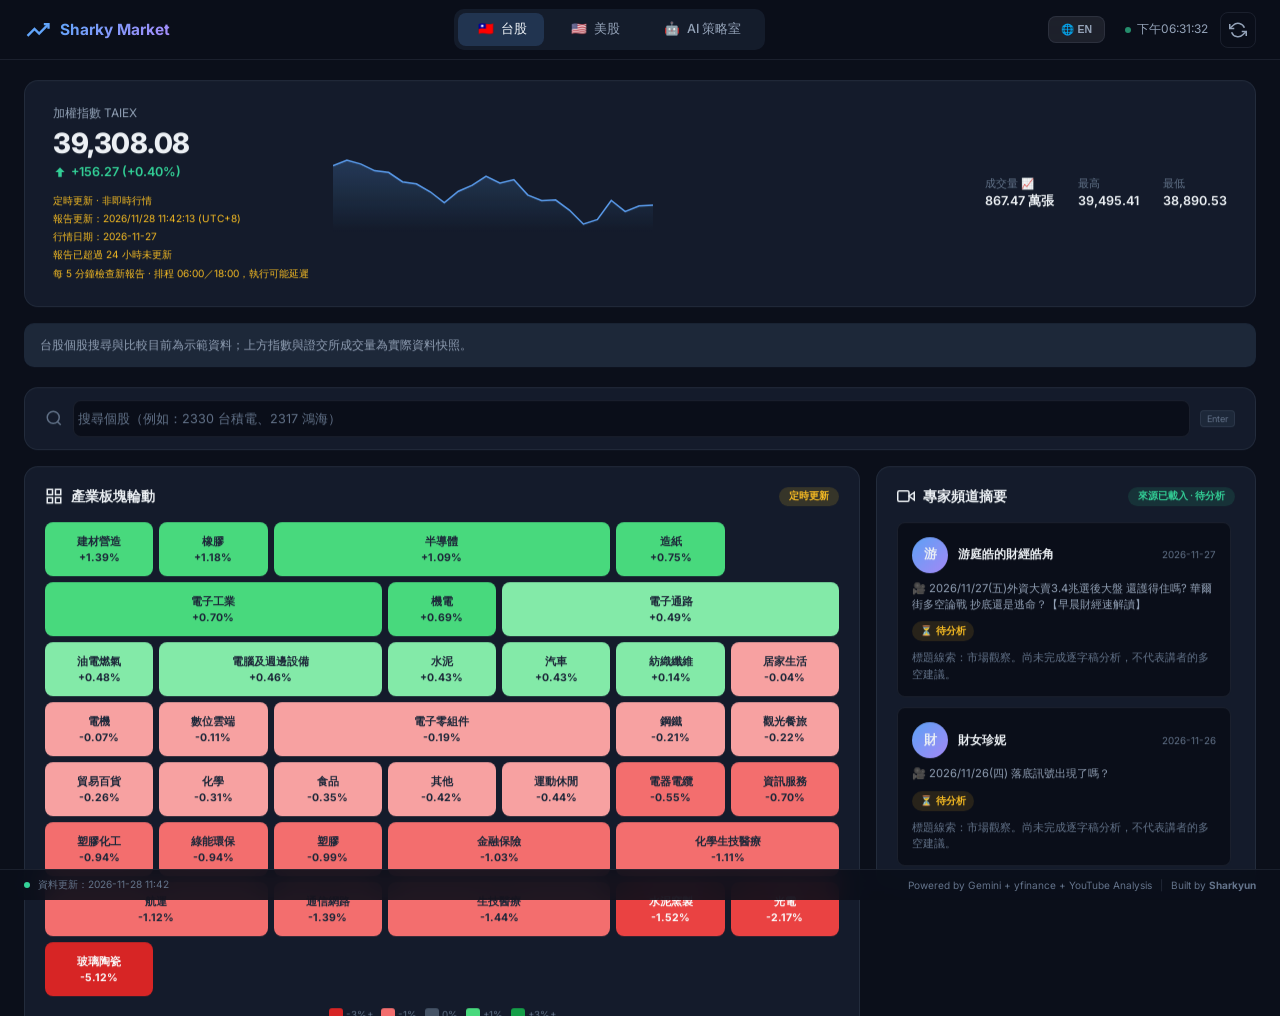
<file: index.html>
<!DOCTYPE html>
<html>
<head>
  <meta http-equiv="refresh" content="0; url=dashboard/" />
  <title>Redirecting to Dashboard...</title>
</head>
<body>
  <p>If you are not redirected automatically, <a href="dashboard/">click here</a>.</p>
</body>
</html>
</file>
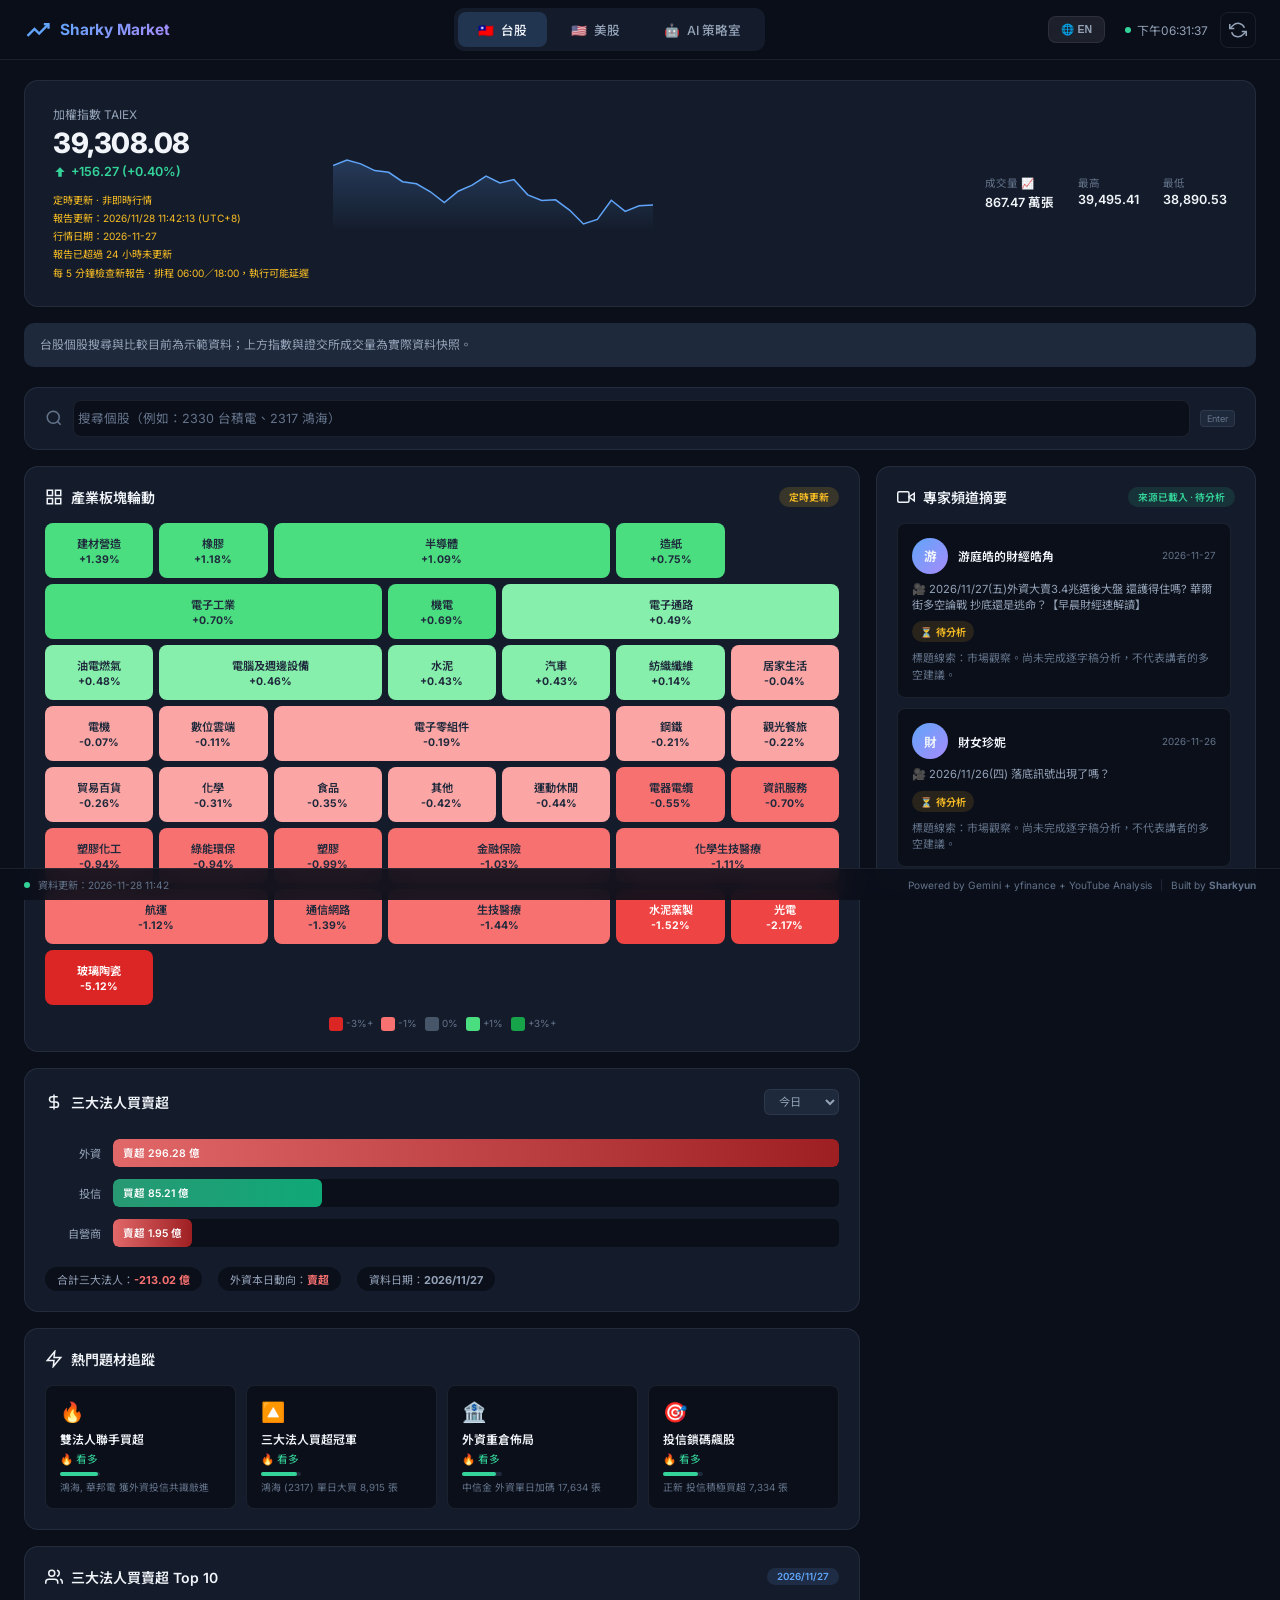
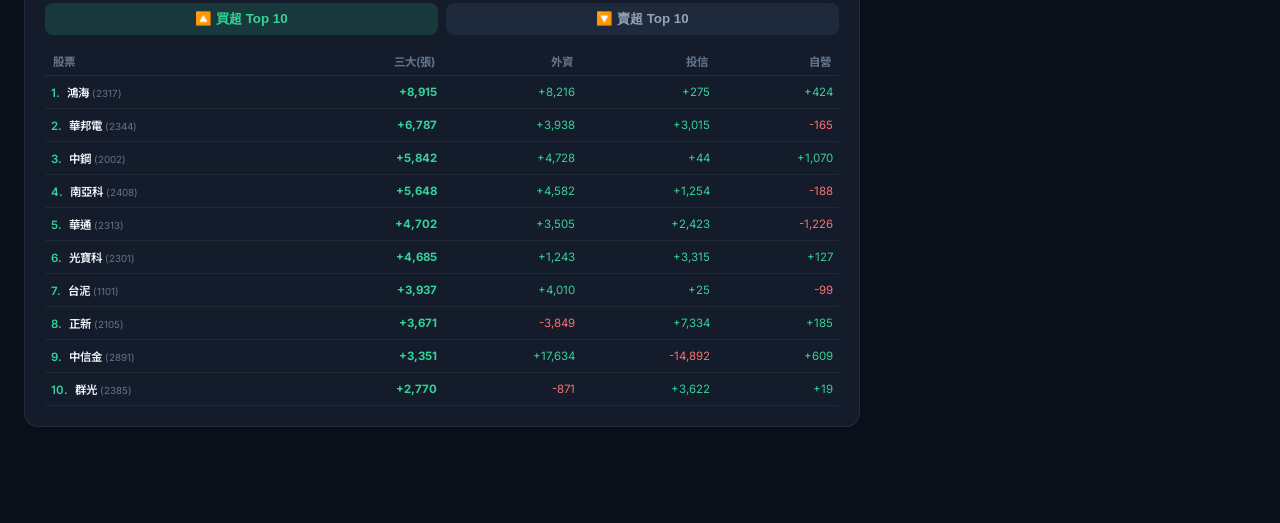
<file: dashboard/index.html>
<!DOCTYPE html>
<html lang="zh-TW">

<head>
  <meta charset="UTF-8" />
  <meta name="viewport" content="width=device-width, initial-scale=1.0" />
  <title>Market Insights Dashboard — 市場洞察儀表板</title>
  <meta name="description" content="整合台股美股的多頻道財經分析儀表板，提供板塊輪動、資金流向、熱門題材等深度市場洞察。" />
  <link rel="preconnect" href="https://fonts.googleapis.com" />
  <link rel="preconnect" href="https://fonts.gstatic.com" crossorigin />
  <link
    href="https://fonts.googleapis.com/css2?family=Inter:wght@300;400;500;600;700;800&family=Noto+Sans+TC:wght@300;400;500;600;700&display=swap"
    rel="stylesheet" />
  <link rel="stylesheet" href="styles.css" />
</head>

<body>

  <!-- ═══════════════════════════════════════════ -->
  <!-- Top Bar                                     -->
  <!-- ═══════════════════════════════════════════ -->
  <header class="topbar" id="topbar">
    <div class="topbar-left">
      <div class="logo">
        <svg width="28" height="28" viewBox="0 0 24 24" fill="none" stroke="url(#logoGrad)" stroke-width="2">
          <defs>
            <linearGradient id="logoGrad" x1="0" y1="0" x2="24" y2="24">
              <stop offset="0%" stop-color="#60a5fa" />
              <stop offset="100%" stop-color="#a78bfa" />
            </linearGradient>
          </defs>
          <path d="M3 17l6-6 4 4 8-8" />
          <path d="M17 7h4v4" />
        </svg>
        <span class="logo-text">Sharky Market</span>
      </div>
    </div>
    <nav class="tab-nav" id="tab-nav">
      <button class="tab-btn active" data-tab="tw" id="tab-tw">
        <span class="tab-flag">🇹🇼</span> <span data-i18n="tw_stocks">台股</span>
      </button>
      <button class="tab-btn" data-tab="us" id="tab-us">
        <span class="tab-flag">🇺🇸</span> <span data-i18n="us_stocks">美股</span>
      </button>
      <button class="tab-btn" data-tab="overview" id="tab-overview">
        <span class="tab-flag">🤖</span> <span data-i18n="ai_strategy">AI 策略室</span>
      </button>
      <div class="tab-indicator" id="tab-indicator"></div>
    </nav>
    <div class="topbar-right">
      <button class="btn-lang" id="btn-lang" title="切換語言 / Switch Language">🌐 EN</button>
      <div class="market-clock" id="market-clock">
        <span class="clock-dot"></span>
        <span id="clock-time">--:--</span>
      </div>
      <button class="btn-refresh" id="btn-refresh" title="重新整理" data-i18n-title="refresh">
        <svg width="18" height="18" viewBox="0 0 24 24" fill="none" stroke="currentColor" stroke-width="2">
          <path d="M1 4v6h6" />
          <path d="M23 20v-6h-6" />
          <path d="M20.49 9A9 9 0 0 0 5.64 5.64L1 10m22 4l-4.64 4.36A9 9 0 0 1 3.51 15" />
        </svg>
      </button>
    </div>
  </header>

  <!-- ═══════════════════════════════════════════ -->
  <!-- Main Content                                -->
  <!-- ═══════════════════════════════════════════ -->
  <main class="main-content" id="main-content">

    <!-- ─── Global Watchlist ─── -->
    <section class="watchlist-section" id="watchlist-section" style="display:none; margin-bottom:20px;">
      <h2 style="font-size:1rem; font-weight:700; margin-bottom:12px; display:flex; align-items:center; gap:8px;">
        <svg width="18" height="18" viewBox="0 0 24 24" fill="none" stroke="#fbbf24" stroke-width="2">
          <polygon
            points="12 2 15.09 8.26 22 9.27 17 14.14 18.18 21.02 12 17.77 5.82 21.02 7 14.14 2 9.27 8.91 8.26 12 2" />
        </svg>
        我的自選股 (Watchlist)
      </h2>
      <div class="watchlist-grid" id="watchlist-grid"
        style="display:flex; gap:12px; overflow-x:auto; padding-bottom:8px; scrollbar-width:thin;">
        <!-- Generated by JS -->
      </div>
    </section>

    <!-- ─── Taiwan Stocks Tab ─── -->
    <section class="tab-panel active" id="panel-tw">

      <!-- Index Banner -->
      <div class="index-banner glass-card">
        <div class="index-info">
          <div class="index-label">加權指數 TAIEX</div>
          <div class="index-price" id="tw-index-price">—</div>
          <div class="index-change" id="tw-index-change">—</div>
          <div class="market-freshness" id="tw-data-status" role="status">定時更新 · 正在讀取報告…</div>
        </div>
        <div class="index-chart-wrap">
          <canvas id="tw-index-chart" width="320" height="80"></canvas>
        </div>
        <div class="index-meta">
          <div class="meta-item" id="btn-show-volume" style="cursor:pointer; position:relative;" title="點擊查看歷史成交量">
            <span class="meta-label">成交量 📈</span><span class="meta-val" id="tw-volume">--</span>
          </div>
          <div class="meta-item"><span class="meta-label">最高</span><span class="meta-val" id="tw-high">--</span></div>
          <div class="meta-item"><span class="meta-label">最低</span><span class="meta-val" id="tw-low">--</span></div>
        </div>
      </div>

      <p class="strategy-note">台股個股搜尋與比較目前為示範資料；上方指數與證交所成交量為實際資料快照。</p>
      <!-- Stock Search -->
      <div class="stock-search-wrap glass-card">
        <div class="search-box">
          <svg class="search-icon" width="18" height="18" viewBox="0 0 24 24" fill="none" stroke="currentColor"
            stroke-width="2">
            <circle cx="11" cy="11" r="8" />
            <line x1="21" y1="21" x2="16.65" y2="16.65" />
          </svg>
          <input type="text" id="tw-stock-search" class="search-input" placeholder="搜尋個股（例如：2330 台積電、2317 鴻海）"
            autocomplete="off" />
          <kbd class="search-kbd">Enter</kbd>
        </div>
        <div class="search-suggestions" id="tw-search-suggestions"></div>
      </div>

      <!-- Two-column layout -->
      <div class="grid-2col">

        <!-- Left Column -->
        <div class="col-left">

          <!-- Sector Rotation Heatmap -->
          <div class="glass-card">
            <div class="card-header">
              <h2 class="card-title">
                <svg width="18" height="18" viewBox="0 0 24 24" fill="none" stroke="currentColor" stroke-width="2">
                  <rect x="3" y="3" width="7" height="7" />
                  <rect x="14" y="3" width="7" height="7" />
                  <rect x="3" y="14" width="7" height="7" />
                  <rect x="14" y="14" width="7" height="7" />
                </svg>
                產業板塊輪動
              </h2>
              <div class="card-badge">定時更新</div>
            </div>
            <div class="heatmap-container" id="tw-heatmap">
              <!-- Generated by JS -->
            </div>
            <div class="heatmap-legend">
              <span class="hl-item"><span class="hl-box hl-neg-3"></span>-3%+</span>
              <span class="hl-item"><span class="hl-box hl-neg-1"></span>-1%</span>
              <span class="hl-item"><span class="hl-box hl-zero"></span>0%</span>
              <span class="hl-item"><span class="hl-box hl-pos-1"></span>+1%</span>
              <span class="hl-item"><span class="hl-box hl-pos-3"></span>+3%+</span>
            </div>
          </div>

          <!-- Capital Flow -->
          <div class="glass-card">
            <div class="card-header">
              <h2 class="card-title">
                <svg width="18" height="18" viewBox="0 0 24 24" fill="none" stroke="currentColor" stroke-width="2">
                  <path d="M12 2v20M17 5H9.5a3.5 3.5 0 0 0 0 7h5a3.5 3.5 0 0 1 0 7H6" />
                </svg>
                三大法人買賣超
              </h2>
              <select class="card-select" id="tw-flow-period">
                <option value="today">今日</option>
                <option value="week">近一週</option>
                <option value="month">近一月</option>
              </select>
            </div>
            <div class="capital-flow-chart">
              <div class="flow-bars" id="tw-flow-bars">
                <!-- Generated by JS -->
              </div>
            </div>
            <div class="flow-summary" id="tw-flow-summary">
              <!-- Generated by JS -->
            </div>
          </div>

          <!-- Hot Topics -->
          <div class="glass-card">
            <div class="card-header">
              <h2 class="card-title">
                <svg width="18" height="18" viewBox="0 0 24 24" fill="none" stroke="currentColor" stroke-width="2">
                  <path d="M13 2L3 14h9l-1 8 10-12h-9l1-8z" />
                </svg>
                熱門題材追蹤
              </h2>
            </div>
            <div class="topics-grid" id="tw-topics">
              <!-- Generated by JS -->
            </div>
          </div>

          <!-- Institutional Top 10 Buy/Sell -->
          <div class="glass-card" style="margin-top:16px;">
            <div class="card-header">
              <h2 class="card-title">
                <svg width="18" height="18" viewBox="0 0 24 24" fill="none" stroke="currentColor" stroke-width="2">
                  <path d="M17 21v-2a4 4 0 0 0-4-4H5a4 4 0 0 0-4 4v2"/><circle cx="9" cy="7" r="4"/>
                  <path d="M23 21v-2a4 4 0 0 0-3-3.87"/><path d="M16 3.13a4 4 0 0 1 0 7.75"/>
                </svg>
                三大法人買賣超 Top 10
              </h2>
              <div class="card-badge blue" id="institutional-date">--</div>
            </div>
            <!-- Toggle tabs -->
            <div style="display:flex; gap:8px; margin-bottom:12px;">
              <button id="btn-inst-buy" onclick="showInstTab('buy')"
                style="flex:1; padding:7px; border-radius:8px; border:none; background:rgba(52,211,153,0.15); color:#34d399; font-weight:600; cursor:pointer;">
                🔼 買超 Top 10
              </button>
              <button id="btn-inst-sell" onclick="showInstTab('sell')"
                style="flex:1; padding:7px; border-radius:8px; border:none; background:var(--bg3); color:var(--text2); font-weight:600; cursor:pointer;">
                🔽 賣超 Top 10
              </button>
            </div>
            <div id="inst-table-wrap" style="overflow-x:auto;">
              <table style="width:100%; border-collapse:collapse; font-size:0.82rem;">
                <thead>
                  <tr style="color:var(--text3); border-bottom:1px solid var(--glass-border);">
                    <th style="padding:6px 8px; text-align:left;">股票</th>
                    <th style="padding:6px 8px; text-align:right;">三大(張)</th>
                    <th style="padding:6px 8px; text-align:right;">外資</th>
                    <th style="padding:6px 8px; text-align:right;">投信</th>
                    <th style="padding:6px 8px; text-align:right;">自營</th>
                  </tr>
                </thead>
                <tbody id="inst-table-body">
                  <tr><td colspan="5" style="padding:16px; text-align:center; color:var(--text3);">載入中...</td></tr>
                </tbody>
              </table>
            </div>
          </div>
        </div>

        <!-- Right Column: YouTube Channel Summaries -->
        <div class="col-right">
          <div class="glass-card channel-panel">
            <div class="card-header">
              <h2 class="card-title">
                <svg width="18" height="18" viewBox="0 0 24 24" fill="none" stroke="currentColor" stroke-width="2">
                  <polygon points="23 7 16 12 23 17 23 7" />
                  <rect x="1" y="5" width="15" height="14" rx="2" ry="2" />
                </svg>
                頻道分析摘要
              </h2>
              <div class="card-badge green">已更新</div>
            </div>
            <div class="channel-list" id="tw-channels">
              <!-- Generated by JS -->
            </div>
          </div>
        </div>
      </div>
    </section>

    <!-- ─── US Stocks Tab ─── -->
    <section class="tab-panel" id="panel-us">
      <p id="us-data-status" class="strategy-note">定時資料快照 · 正在載入</p>

      <!-- US Major Indices -->
      <div class="indices-row">
        <div class="index-card glass-card" id="us-sp500">
          <div class="idx-name">S&P 500</div>
          <div class="idx-price">—</div>
          <div class="idx-change positive">—</div>
          <canvas class="idx-spark" width="120" height="40"></canvas>
        </div>
        <div class="index-card glass-card" id="us-nasdaq">
          <div class="idx-name">NASDAQ</div>
          <div class="idx-price">—</div>
          <div class="idx-change positive">—</div>
          <canvas class="idx-spark" width="120" height="40"></canvas>
        </div>
        <div class="index-card glass-card" id="us-dow">
          <div class="idx-name">DOW JONES</div>
          <div class="idx-price">—</div>
          <div class="idx-change negative">—</div>
          <canvas class="idx-spark" width="120" height="40"></canvas>
        </div>
        <div class="index-card glass-card" id="us-vix">
          <div class="idx-name">VIX 恐慌指數</div>
          <div class="idx-price">—</div>
          <div class="idx-change negative">—</div>
          <canvas class="idx-spark" width="120" height="40"></canvas>
        </div>
      </div>

      <!-- Stock Search -->
      <div class="stock-search-wrap glass-card">
        <div class="search-box">
          <svg class="search-icon" width="18" height="18" viewBox="0 0 24 24" fill="none" stroke="currentColor"
            stroke-width="2">
            <circle cx="11" cy="11" r="8" />
            <line x1="21" y1="21" x2="16.65" y2="16.65" />
          </svg>
          <input type="text" id="us-stock-search" class="search-input"
            placeholder="Search stock (e.g. AAPL, NVDA, TSLA)" autocomplete="off" />
          <kbd class="search-kbd">Enter</kbd>
        </div>
        <div class="search-suggestions" id="us-search-suggestions"></div>
      </div>

      <div class="grid-2col">
        <div class="col-left">

          <!-- US Sector Performance -->
          <div class="glass-card">
            <div class="card-header">
              <h2 class="card-title" id="us-sectors-title">
                <svg width="18" height="18" viewBox="0 0 24 24" fill="none" stroke="currentColor" stroke-width="2">
                  <path d="M18 20V10" />
                  <path d="M12 20V4" />
                  <path d="M6 20v-6" />
                </svg>
                產業表現
              </h2>
            </div>
            <div class="sector-bars" id="us-sectors">
              <!-- Generated by JS -->
            </div>
          </div>

          <!-- Market volatility and publisher news -->
          <div class="glass-card">
            <h2 class="card-title" id="us-risk-title">波動風險 · VIX</h2>
            <div class="us-text-panel" id="us-risk"></div>
          </div>
          <div class="glass-card">
            <h2 class="card-title" id="us-news-title">市場新聞 · 原文來源</h2>
            <div class="us-text-panel" id="us-news"></div>
          </div>
        </div>

        <div class="col-right">

          <!-- Key Events Timeline -->
          <div class="glass-card">
            <div class="card-header">
              <h2 class="card-title" id="us-context-title">
                <svg width="18" height="18" viewBox="0 0 24 24" fill="none" stroke="currentColor" stroke-width="2">
                  <rect x="3" y="4" width="18" height="18" rx="2" ry="2" />
                  <line x1="16" y1="2" x2="16" y2="6" />
                  <line x1="8" y1="2" x2="8" y2="6" />
                  <line x1="3" y1="10" x2="21" y2="10" />
                </svg>
                選舉與行情觀察
              </h2>
            </div>
            <div class="events-timeline" id="us-context">
              <!-- Generated by JS -->
            </div>
          </div>

          <!-- US Channel Summaries -->
          <div class="glass-card channel-panel">
            <div class="card-header">
              <h2 class="card-title" id="us-channels-title">
                <svg width="18" height="18" viewBox="0 0 24 24" fill="none" stroke="currentColor" stroke-width="2">
                  <polygon points="23 7 16 12 23 17 23 7" />
                  <rect x="1" y="5" width="15" height="14" rx="2" ry="2" />
                </svg>
                美股頻道分析
              </h2>
              <div class="card-badge" id="us-channels-status">待接入</div>
            </div>
            <div class="channel-list" id="us-channels">
              <!-- Generated by JS -->
            </div>
          </div>
        </div>
      </div>
    </section>

    <!-- ─── Overview Tab ─── -->
    <section class="tab-panel" id="panel-overview">

      <div id="agent-strategy-room" aria-live="polite"></div>

      <details class="glass-card architecture-panel">
        <summary id="architecture-title">系統架構 · 原始設計圖</summary>
        <p id="architecture-note" class="strategy-note">原始設計藍圖，部分資料來源仍待接通。</p>
        <a href="assets/stock-market-agents-architecture.png" target="_blank" rel="noopener"><img src="assets/stock-market-agents-architecture.png" alt="Stock Market Agents：基本面與技術、專家觀點、情緒三路分析，交由 Fusion 整合" width="1067" height="629" loading="lazy" /></a>
      </details>

      <!-- ─── Technical Indicators Dashboard ─── -->
      <div class="glass-card" style="margin-top:20px;">
        <div class="card-header">
          <h2 class="card-title">
            <svg width="18" height="18" viewBox="0 0 24 24" fill="none" stroke="currentColor" stroke-width="2">
              <path d="M3 3v18h18" />
              <path d="M18 17V9" />
              <path d="M13 17V5" />
              <path d="M8 17v-3" />
            </svg>
            技術指標儀表板
          </h2>
          <div class="card-badge blue">yfinance</div>
        </div>
        <div id="tech-indicators-grid"
          style="display:grid; grid-template-columns: repeat(auto-fit, minmax(280px, 1fr)); gap:16px; padding:4px 0;">
          <!-- Generated by JS -->
        </div>
      </div>

      <!-- ─── Risk Dashboard ─── -->
      <div class="glass-card" style="margin-top:20px;">
        <div class="card-header">
          <h2 class="card-title">
            <svg width="18" height="18" viewBox="0 0 24 24" fill="none" stroke="currentColor" stroke-width="2">
              <path d="M10.29 3.86L1.82 18a2 2 0 0 0 1.71 3h16.94a2 2 0 0 0 1.71-3L13.71 3.86a2 2 0 0 0-3.42 0z" />
              <line x1="12" y1="9" x2="12" y2="13" />
              <line x1="12" y1="17" x2="12.01" y2="17" />
            </svg>
            風險雷達
          </h2>
          <div class="card-badge amber">Risk Monitor</div>
        </div>
        <div id="risk-dashboard"
          style="display:grid; grid-template-columns: repeat(auto-fit, minmax(200px, 1fr)); gap:12px; padding:4px 0;">
          <!-- Generated by JS -->
        </div>
      </div>

    </section>

  </main>

  <!-- Status Bar -->
  <footer class="status-bar" id="status-bar">
    <div class="status-left">
      <span class="status-dot online"></span>
      <span>資料更新：<span id="last-update">2026-05-03 11:00</span></span>
    </div>
    <div class="status-right">
      <span>Powered by Gemini + yfinance + YouTube Analysis</span>
      <span class="status-divider">|</span>
      <span>Built by <strong>Sharkyun</strong></span>
    </div>
  </footer>

  <!-- ═══ Stock Detail Modal ═══ -->
  <div class="stock-modal-overlay" id="stock-modal-overlay">
    <div class="stock-modal" id="stock-modal">
      <button class="modal-close" id="modal-close">
        <svg width="20" height="20" viewBox="0 0 24 24" fill="none" stroke="currentColor" stroke-width="2">
          <line x1="18" y1="6" x2="6" y2="18" />
          <line x1="6" y1="6" x2="18" y2="18" />
        </svg>
      </button>

      <!-- Stock Header -->
      <div class="stock-header">
        <div class="stock-id-wrap">
          <span class="stock-ticker" id="modal-ticker">2330</span>
          <span class="stock-name" id="modal-name">台積電</span>
          <span class="stock-market-tag" id="modal-market">TWSE</span>
        </div>
        <div class="stock-price-wrap">
          <div class="stock-price" id="modal-price">985.00</div>
          <div class="stock-change positive" id="modal-change">▲ 15.00 (+1.55%)</div>
        </div>
      </div>

      <!-- Stock Chart -->
      <div class="stock-chart-section glass-card">
        <div class="card-header">
          <h2 class="card-title">📈 今日走勢</h2>
          <div class="chart-period-tabs">
            <button class="period-btn active">日</button>
            <button class="period-btn">週</button>
            <button class="period-btn">月</button>
          </div>
        </div>
        <canvas id="modal-chart" width="700" height="180"></canvas>
      </div>

      <div class="stock-detail-grid">
        <!-- Left: Price Info + Capital -->
        <div class="stock-detail-left">

          <!-- Key Metrics -->
          <div class="glass-card">
            <h3 class="card-title" style="margin-bottom:12px">📊 交易資訊</h3>
            <div class="metrics-grid" id="modal-metrics">
              <!-- JS generated -->
            </div>
          </div>

          <!-- Capital Flow for this stock -->
          <div class="glass-card">
            <h3 class="card-title" style="margin-bottom:12px">💰 個股資金流向</h3>
            <div class="stock-flow" id="modal-flow">
              <!-- JS generated -->
            </div>
          </div>
        </div>

        <!-- Right: Related Channel Discussions -->
        <div class="stock-detail-right">
          <div class="glass-card">
            <div class="card-header">
              <h3 class="card-title">🎙️ 專家 / 頻道討論</h3>
              <div class="card-badge green" id="modal-discussion-count">3 則相關</div>
            </div>
            <div class="stock-discussions" id="modal-discussions">
              <!-- JS generated -->
            </div>
            <div class="no-discussions" id="modal-no-discussions" style="display:none">
              <div class="no-disc-icon">🔍</div>
              <div class="no-disc-text">目前追蹤的頻道尚無討論此個股</div>
            </div>
          </div>
        </div>
      </div>
    </div>
  </div>

  <!-- ═══ Volume Detail Modal ═══ -->
  <div class="stock-modal-overlay" id="volume-modal-overlay" style="display:none; align-items:center; justify-content:center;">
    <div class="stock-modal" id="volume-modal" style="max-width:400px;">
      <button class="modal-close" id="volume-modal-close">
        <svg width="20" height="20" viewBox="0 0 24 24" fill="none" stroke="currentColor" stroke-width="2"><line x1="18" y1="6" x2="6" y2="18"/><line x1="6" y1="6" x2="18" y2="18"/></svg>
      </button>

      <div class="stock-header" style="margin-bottom:0;">
        <div class="stock-id-wrap">
          <span class="stock-name" style="font-size:1.2rem;">歷史成交量 (大盤)</span>
        </div>
      </div>

      <div class="stock-chart-section" style="padding-top:10px; max-height:400px; overflow-y:auto; scrollbar-width:thin;">
        <table style="width:100%; text-align:right; border-collapse: collapse; font-size: 0.9rem;">
          <thead style="position:sticky; top:0; background:var(--bg2);">
            <tr style="color:var(--text3); border-bottom:1px solid var(--glass-border);">
              <th style="padding:8px; text-align:left;">日期</th>
              <th style="padding:8px;">收盤指數</th>
              <th style="padding:8px;">成交量</th>
            </tr>
          </thead>
          <tbody id="volume-table-body" style="color:var(--text);">
            <!-- Generated by JS -->
          </tbody>
        </table>
      </div>
    </div>
  </div>

  <script src="us-panel.js"></script>
  <script src="strategy-room.js"></script>
  <script src="app.js?v=20261105-channels"></script>
  <script src="demo-stocks.js"></script>
  <script src="stock-search.js"></script>
</body>

</html>
</file>
<file: dashboard/styles.css>
/* ═══ Reset & Base ═══ */
*,*::before,*::after{box-sizing:border-box;margin:0;padding:0}
:root{
  --bg:#0b0f1a;--bg2:#111827;--bg3:#1e293b;
  --glass:rgba(30,41,59,.55);--glass-border:rgba(148,163,184,.12);
  --text:#f1f5f9;--text2:#94a3b8;--text3:#64748b;
  --blue:#60a5fa;--purple:#a78bfa;--green:#34d399;--red:#f87171;--amber:#fbbf24;--cyan:#22d3ee;
  --radius:14px;--radius-sm:8px;
}
html{font-size:14px;scroll-behavior:smooth}
body{font-family:'Inter','Noto Sans TC',sans-serif;background:var(--bg);color:var(--text);min-height:100vh;overflow-x:hidden}

/* ═══ Topbar ═══ */
.topbar{position:sticky;top:0;z-index:100;display:flex;align-items:center;justify-content:space-between;padding:0 24px;height:60px;background:rgba(11,15,26,.85);backdrop-filter:blur(20px);border-bottom:1px solid var(--glass-border)}
.topbar-left,.topbar-right{display:flex;align-items:center;gap:12px}
.logo{display:flex;align-items:center;gap:8px}
.logo-text{font-weight:700;font-size:1.1rem;background:linear-gradient(135deg,var(--blue),var(--purple));-webkit-background-clip:text;-webkit-text-fill-color:transparent}

/* Tabs */
.tab-nav{position:relative;display:flex;gap:4px;background:var(--glass);border-radius:10px;padding:4px}
.tab-btn{position:relative;z-index:1;border:none;background:transparent;color:var(--text2);font-family:inherit;font-size:.9rem;font-weight:500;padding:8px 20px;border-radius:8px;cursor:pointer;transition:color .25s}
.tab-btn.active{color:var(--text)}
.tab-btn:hover{color:var(--text)}
.tab-flag{margin-right:4px}
.tab-indicator{position:absolute;height:calc(100% - 8px);top:4px;left:4px;background:rgba(96,165,250,.18);border-radius:8px;transition:all .3s cubic-bezier(.4,0,.2,1);pointer-events:none}

/* Clock & Refresh */
.market-clock{display:flex;align-items:center;gap:6px;font-size:.85rem;color:var(--text2)}
.clock-dot{width:6px;height:6px;border-radius:50%;background:var(--green);animation:pulse 2s infinite}
@keyframes pulse{0%,100%{opacity:1}50%{opacity:.4}}
.btn-refresh{background:none;border:1px solid var(--glass-border);color:var(--text2);width:36px;height:36px;border-radius:8px;cursor:pointer;display:grid;place-items:center;transition:all .2s}
.btn-refresh:hover{color:var(--blue);border-color:var(--blue);transform:rotate(90deg)}

/* ═══ Main Content ═══ */
.main-content{max-width:1400px;margin:0 auto;padding:20px 24px 80px}
.tab-panel{display:none;animation:fadeIn .4s ease}
.tab-panel.active{display:block}
@keyframes fadeIn{from{opacity:0;transform:translateY(8px)}to{opacity:1;transform:none}}

/* ═══ Glass Card ═══ */
.glass-card{background:var(--glass);backdrop-filter:blur(12px);border:1px solid var(--glass-border);border-radius:var(--radius);padding:20px;margin-bottom:16px;transition:border-color .2s}
.glass-card:hover{border-color:rgba(96,165,250,.25)}
.card-header{display:flex;align-items:center;justify-content:space-between;margin-bottom:16px}
.card-title{display:flex;align-items:center;gap:8px;font-size:1rem;font-weight:600;color:var(--text)}
.card-badge{font-size:.7rem;padding:3px 10px;border-radius:20px;background:rgba(251,191,36,.15);color:var(--amber);font-weight:600}
.card-badge.green{background:rgba(52,211,153,.12);color:var(--green)}
.card-badge.blue{background:rgba(96,165,250,.12);color:var(--blue)}
.card-select{background:var(--bg3);border:1px solid var(--glass-border);color:var(--text2);font-size:.8rem;padding:4px 10px;border-radius:6px;cursor:pointer;font-family:inherit}

/* ═══ Index Banner ═══ */
.index-banner{display:flex;align-items:center;gap:24px;padding:24px 28px;flex-wrap:wrap}
.index-label{font-size:.85rem;color:var(--text2);margin-bottom:4px}
.index-price{font-size:2rem;font-weight:800;letter-spacing:-.5px}
.index-change{display:flex;align-items:center;gap:4px;font-size:.9rem;font-weight:600;margin-top:4px}
.index-change.positive{color:var(--green)}
.index-change.negative{color:var(--red)}
.index-chart-wrap{flex:1;min-width:200px}
.index-meta{display:flex;gap:24px;margin-left:auto}
.meta-item{display:flex;flex-direction:column;gap:2px}
.meta-label{font-size:.75rem;color:var(--text3)}
.meta-val{font-size:.9rem;font-weight:600}

/* ═══ Grid Layout ═══ */
.grid-2col{display:grid;grid-template-columns:1fr 380px;gap:16px}
@media(max-width:1024px){.grid-2col{grid-template-columns:1fr}}

/* ═══ Heatmap ═══ */
.heatmap-container{display:grid;grid-template-columns:repeat(auto-fill,minmax(100px,1fr));gap:6px}
.hm-cell{border-radius:var(--radius-sm);padding:12px 8px;text-align:center;cursor:pointer;transition:transform .15s,box-shadow .15s;position:relative;overflow:hidden}
.hm-cell:hover{transform:scale(1.04);box-shadow:0 4px 20px rgba(0,0,0,.3)}
.hm-name{font-size:.8rem;font-weight:600;margin-bottom:2px}
.hm-val{font-size:.75rem;font-weight:700}
.heatmap-legend{display:flex;align-items:center;gap:8px;margin-top:12px;justify-content:center}
.hl-item{display:flex;align-items:center;gap:3px;font-size:.7rem;color:var(--text3)}
.hl-box{width:14px;height:14px;border-radius:3px}
.hl-neg-3{background:#dc2626}.hl-neg-1{background:#f87171}.hl-zero{background:#475569}.hl-pos-1{background:#4ade80}.hl-pos-3{background:#16a34a}

/* ═══ Capital Flow ═══ */
.capital-flow-chart{padding:8px 0}
.flow-bars{display:flex;flex-direction:column;gap:12px}
.flow-row{display:flex;align-items:center;gap:12px}
.flow-label{width:56px;font-size:.8rem;color:var(--text2);text-align:right;flex-shrink:0}
.flow-bar-track{flex:1;height:28px;background:var(--bg);border-radius:6px;position:relative;overflow:hidden;display:flex;align-items:center}
.flow-bar-fill{height:100%;border-radius:6px;transition:width .6s cubic-bezier(.4,0,.2,1);display:flex;align-items:center;padding:0 10px;font-size:.75rem;font-weight:600;color:#fff;min-width:fit-content}
.flow-bar-fill.buy{background:linear-gradient(90deg,rgba(52,211,153,.7),rgba(16,185,129,.9))}
.flow-bar-fill.sell{background:linear-gradient(90deg,rgba(248,113,113,.9),rgba(220,38,38,.7))}
.flow-amount{font-size:.8rem;font-weight:600;margin-left:8px}
.flow-summary{display:flex;gap:16px;margin-top:12px;flex-wrap:wrap}
.flow-tag{font-size:.78rem;padding:4px 12px;border-radius:20px;background:var(--bg);color:var(--text2)}
.flow-tag .val{font-weight:700}
.flow-tag .val.pos{color:var(--green)}.flow-tag .val.neg{color:var(--red)}

/* ═══ Hot Topics ═══ */
.topics-grid{display:grid;grid-template-columns:repeat(auto-fill,minmax(160px,1fr));gap:10px}
.topic-card{background:var(--bg);border:1px solid var(--glass-border);border-radius:var(--radius-sm);padding:14px;cursor:pointer;transition:all .2s}
.topic-card:hover{border-color:var(--blue);transform:translateY(-2px)}
.topic-icon{font-size:1.4rem;margin-bottom:6px}
.topic-name{font-size:.85rem;font-weight:600;margin-bottom:4px}
.topic-sentiment{display:flex;align-items:center;gap:4px;font-size:.75rem}
.topic-sentiment.positive{color:var(--green)}
.topic-sentiment.negative{color:var(--red)}
.topic-sentiment.neutral{color:var(--amber)}
.topic-bar{width:40px;height:4px;border-radius:2px;background:var(--bg3)}
.topic-bar-fill{height:100%;border-radius:2px}

/* ═══ Channel Panel ═══ */
.channel-panel{max-height:calc(100vh - 180px);display:flex;flex-direction:column}
.channel-list{overflow-y:auto;flex:1;display:flex;flex-direction:column;gap:10px;padding-right:4px}
.channel-list::-webkit-scrollbar{width:4px}.channel-list::-webkit-scrollbar-thumb{background:var(--bg3);border-radius:4px}
.channel-item{background:var(--bg);border:1px solid var(--glass-border);border-radius:var(--radius-sm);padding:14px;cursor:pointer;transition:all .2s}
.channel-item:hover{border-color:var(--blue)}
.channel-top{display:flex;align-items:center;gap:10px;margin-bottom:8px}
.channel-avatar{width:36px;height:36px;border-radius:50%;background:linear-gradient(135deg,var(--blue),var(--purple));display:grid;place-items:center;font-size:.9rem;font-weight:700;flex-shrink:0}
.channel-name{font-size:.85rem;font-weight:600}
.channel-time{font-size:.7rem;color:var(--text3);margin-left:auto}
.channel-video-title{font-size:.8rem;color:var(--text2);margin-bottom:8px;line-height:1.4;display:-webkit-box;-webkit-line-clamp:2;-webkit-box-orient:vertical;overflow:hidden;text-decoration:none;transition:color .2s}
a.channel-video-title:hover{color:var(--blue);text-decoration:underline}
.channel-stance{display:inline-flex;align-items:center;gap:4px;font-size:.72rem;font-weight:600;padding:3px 8px;border-radius:12px}
.channel-stance.bull{background:rgba(52,211,153,.12);color:var(--green)}
.channel-stance.bear{background:rgba(248,113,113,.12);color:var(--red)}
.channel-stance.neutral{background:rgba(251,191,36,.12);color:var(--amber)}
.channel-summary{font-size:.78rem;color:var(--text3);line-height:1.5;margin-top:8px;display:-webkit-box;-webkit-line-clamp:3;-webkit-box-orient:vertical;overflow:hidden}

/* ═══ US - Indices Row ═══ */
.indices-row{display:grid;grid-template-columns:repeat(4,1fr);gap:12px;margin-bottom:16px}
@media(max-width:900px){.indices-row{grid-template-columns:repeat(2,1fr)}}
.index-card{text-align:center;padding:16px}
.idx-name{font-size:.8rem;color:var(--text2);margin-bottom:6px}
.idx-price{font-size:1.3rem;font-weight:700}
.idx-change{font-size:.85rem;font-weight:600;margin:4px 0 8px}
.idx-change.positive{color:var(--green)}.idx-change.negative{color:var(--red)}
.idx-spark{width:100%;height:40px;opacity:.7}

/* ═══ US - Sector Bars ═══ */
.sector-bars{display:flex;flex-direction:column;gap:10px}
.sector-row{display:flex;align-items:center;gap:10px}
.sector-name{width:80px;font-size:.8rem;color:var(--text2);text-align:right;flex-shrink:0}
.sector-bar-track{flex:1;height:22px;background:var(--bg);border-radius:4px;position:relative;display:flex;align-items:center}
.sector-bar-fill{height:100%;border-radius:4px;transition:width .6s;display:flex;align-items:center;justify-content:flex-end;padding:0 8px;font-size:.72rem;font-weight:600;color:#fff}
.sector-bar-fill.pos{background:linear-gradient(90deg,rgba(52,211,153,.5),var(--green))}
.sector-bar-fill.neg{background:linear-gradient(90deg,var(--red),rgba(248,113,113,.5))}

/* ═══ Gauge ═══ */
.gauge-wrap{text-align:center}
.gauge{position:relative;width:220px;margin:0 auto}
.gauge-svg{width:100%}
.gauge-value{position:absolute;bottom:16px;left:50%;transform:translateX(-50%);font-size:2rem;font-weight:800}
.gauge-label{font-size:1rem;font-weight:600;color:var(--green);margin-top:4px}
.gauge-scale{display:flex;justify-content:space-between;font-size:.68rem;color:var(--text3);padding:0 8px;max-width:260px;margin:8px auto 0}

/* ═══ Events Timeline ═══ */
.events-timeline{display:flex;flex-direction:column;gap:0}
.event-item{display:flex;gap:14px;padding:12px 0;border-bottom:1px solid var(--glass-border);position:relative}
.event-item:last-child{border-bottom:none}
.event-date{flex-shrink:0;text-align:center;width:44px}
.event-day{font-size:1.2rem;font-weight:700;color:var(--blue)}
.event-month{font-size:.65rem;color:var(--text3);text-transform:uppercase}
.event-body{flex:1}
.event-title{font-size:.85rem;font-weight:600;margin-bottom:2px}
.event-desc{font-size:.75rem;color:var(--text3);line-height:1.4}
.event-tag{display:inline-block;font-size:.65rem;padding:2px 6px;border-radius:4px;margin-top:4px;font-weight:600}
.event-tag.earnings{background:rgba(96,165,250,.12);color:var(--blue)}
.event-tag.fed{background:rgba(251,191,36,.12);color:var(--amber)}
.event-tag.data{background:rgba(167,139,250,.12);color:var(--purple)}

/* ═══ Overview Tab ═══ */
.overview-hero{display:grid;grid-template-columns:280px 1fr;gap:16px;margin-bottom:16px}
@media(max-width:800px){.overview-hero{grid-template-columns:1fr}}
.overview-score-card{text-align:center;padding:28px 20px}
.score-header{font-size:.85rem;color:var(--text2);margin-bottom:12px}
.score-ring-wrap{position:relative;width:120px;height:120px;margin:0 auto 12px}
.score-ring{width:100%;height:100%}
.score-number{position:absolute;top:50%;left:50%;transform:translate(-50%,-50%);font-size:2.2rem;font-weight:800;background:linear-gradient(135deg,var(--blue),var(--green));-webkit-background-clip:text;-webkit-text-fill-color:transparent}
.score-verdict{font-size:1.1rem;font-weight:700;color:var(--green);margin-bottom:6px}
.score-desc{font-size:.75rem;color:var(--text3);line-height:1.5}

.overview-signals{display:grid;grid-template-columns:repeat(2,1fr);gap:10px;align-content:start}
.signal-card{display:flex;align-items:center;gap:12px;padding:16px}
.signal-icon{font-size:1.4rem}
.signal-title{font-size:.8rem;color:var(--text2);margin-bottom:2px}
.signal-val{font-size:1rem;font-weight:700}
.signal-val.positive{color:var(--green)}.signal-val.negative{color:var(--red)}.signal-val.neutral{color:var(--amber)}

/* Consensus */
.consensus-chart{margin-bottom:16px}
.consensus-bar-wrap{display:flex;align-items:center;gap:10px;margin-bottom:8px}
.consensus-label{width:36px;font-size:.8rem;color:var(--text2);text-align:right}
.consensus-bar{flex:1;height:24px;background:var(--bg);border-radius:4px;overflow:hidden}
.consensus-fill{height:100%;display:flex;align-items:center;justify-content:center;font-size:.72rem;font-weight:700;color:#fff;border-radius:4px;transition:width .6s}
.consensus-fill.bull{background:linear-gradient(90deg,rgba(52,211,153,.6),var(--green))}
.consensus-fill.neutral{background:linear-gradient(90deg,rgba(251,191,36,.5),var(--amber))}
.consensus-fill.bear{background:linear-gradient(90deg,rgba(248,113,113,.5),var(--red))}

.consensus-detail{display:flex;flex-direction:column;gap:8px}
.consensus-item{display:flex;align-items:center;justify-content:space-between;padding:8px 12px;background:var(--bg);border-radius:var(--radius-sm);font-size:.8rem}
.consensus-stance{font-weight:600;font-size:.75rem;padding:2px 8px;border-radius:10px}

/* AI Analysis */
.ai-analysis{font-size:.85rem;line-height:1.7;color:var(--text2)}
.analysis-section{margin-bottom:16px}
.analysis-section h3{font-size:.9rem;color:var(--text);margin-bottom:6px}
.analysis-section ul{padding-left:18px}.analysis-section li{margin-bottom:4px}
.highlight-positive{color:var(--green);font-weight:600}
.highlight-negative{color:var(--red);font-weight:600}

/* Key Themes */
.key-themes{display:flex;flex-direction:column;gap:10px}
.theme-item{display:flex;align-items:center;gap:12px;padding:12px;background:var(--bg);border-radius:var(--radius-sm);border-left:3px solid var(--blue);transition:transform .15s}
.theme-item:hover{transform:translateX(4px)}
.theme-icon{font-size:1.3rem}
.theme-body{flex:1}
.theme-name{font-size:.85rem;font-weight:600;margin-bottom:2px}
.theme-desc{font-size:.75rem;color:var(--text3);line-height:1.4}
.theme-markets{display:flex;gap:4px;margin-left:auto}
.theme-market-tag{font-size:.65rem;padding:2px 6px;border-radius:4px;background:var(--glass);color:var(--text3);font-weight:500}

/* ═══ Stock Search ═══ */
.stock-search-wrap{padding:12px 20px;margin-bottom:16px;position:relative}
.search-box{display:flex;align-items:center;gap:10px;position:relative}
.search-icon{color:var(--text3);flex-shrink:0}
.search-input{flex:1;background:var(--bg);border:1px solid var(--glass-border);border-radius:var(--radius-sm);padding:10px 14px 10px 4px;color:var(--text);font-family:inherit;font-size:.9rem;outline:none;transition:border-color .2s}
.search-input:focus{border-color:var(--blue)}
.search-input::placeholder{color:var(--text3)}
.search-kbd{font-size:.65rem;padding:2px 6px;border-radius:4px;background:var(--bg3);color:var(--text3);border:1px solid var(--glass-border);font-family:inherit}
.search-suggestions{position:absolute;top:100%;left:0;right:0;z-index:50;background:var(--bg2);border:1px solid var(--glass-border);border-radius:var(--radius-sm);margin-top:4px;max-height:260px;overflow-y:auto;display:none}
.search-suggestions.show{display:block}
.suggestion-item{display:flex;align-items:center;justify-content:space-between;padding:10px 16px;cursor:pointer;transition:background .15s;border-bottom:1px solid var(--glass-border)}
.suggestion-item:last-child{border-bottom:none}
.suggestion-item:hover{background:var(--bg3)}
.suggestion-ticker{font-weight:700;color:var(--blue);margin-right:8px;font-size:.9rem}
.suggestion-name{color:var(--text2);font-size:.85rem;flex:1}
.suggestion-sector{font-size:.7rem;color:var(--text3);padding:2px 8px;border-radius:10px;background:var(--glass)}

/* ═══ Stock Modal ═══ */
.stock-modal-overlay{position:fixed;inset:0;z-index:200;background:rgba(0,0,0,.65);backdrop-filter:blur(6px);display:none;align-items:flex-start;justify-content:center;padding:40px 20px;overflow-y:auto}
.stock-modal-overlay.show{display:flex}
.stock-modal{width:100%;max-width:960px;background:var(--bg2);border:1px solid var(--glass-border);border-radius:18px;padding:28px;position:relative;animation:modalIn .35s ease}
@keyframes modalIn{from{opacity:0;transform:translateY(20px) scale(.97)}to{opacity:1;transform:none}}
.modal-close{position:absolute;top:16px;right:16px;background:var(--bg3);border:1px solid var(--glass-border);color:var(--text2);width:36px;height:36px;border-radius:50%;cursor:pointer;display:grid;place-items:center;transition:all .2s;z-index:1}
.modal-close:hover{color:var(--red);border-color:var(--red);background:rgba(248,113,113,.1)}

/* Stock Header */
.stock-header{display:flex;align-items:flex-start;justify-content:space-between;margin-bottom:20px;flex-wrap:wrap;gap:12px}
.stock-id-wrap{display:flex;align-items:center;gap:10px}
.stock-ticker{font-size:1.6rem;font-weight:800;color:var(--blue)}
.stock-name{font-size:1.2rem;font-weight:600}
.stock-market-tag{font-size:.65rem;padding:3px 8px;border-radius:6px;background:var(--glass);color:var(--text3);font-weight:500}
.stock-price-wrap{text-align:right}
.stock-price{font-size:2rem;font-weight:800}
.stock-change{font-size:.95rem;font-weight:600;margin-top:2px}
.stock-change.positive{color:var(--green)}
.stock-change.negative{color:var(--red)}

/* Stock Chart */
.stock-chart-section{margin-bottom:16px}
.chart-period-tabs{display:flex;gap:4px}
.period-btn{background:var(--bg);border:1px solid var(--glass-border);color:var(--text3);font-family:inherit;font-size:.75rem;padding:4px 12px;border-radius:6px;cursor:pointer;transition:all .2s}
.period-btn.active,.period-btn:hover{color:var(--blue);border-color:var(--blue);background:rgba(96,165,250,.08)}
#modal-chart{width:100%;height:180px}

/* Stock Detail Grid */
.stock-detail-grid{display:grid;grid-template-columns:1fr 1fr;gap:16px}
@media(max-width:768px){.stock-detail-grid{grid-template-columns:1fr}}

/* Metrics */
.metrics-grid{display:grid;grid-template-columns:repeat(3,1fr);gap:10px}
.metric-item{background:var(--bg);border-radius:var(--radius-sm);padding:10px;text-align:center}
.metric-label{font-size:.7rem;color:var(--text3);margin-bottom:4px}
.metric-value{font-size:.95rem;font-weight:700}
.metric-value.pos{color:var(--green)}.metric-value.neg{color:var(--red)}

/* Stock Flow */
.stock-flow{display:flex;flex-direction:column;gap:10px}
.stock-flow-row{display:flex;align-items:center;gap:10px}
.stock-flow-label{width:48px;font-size:.78rem;color:var(--text2);text-align:right;flex-shrink:0}
.stock-flow-bar-track{flex:1;height:24px;background:var(--bg);border-radius:4px;overflow:hidden}
.stock-flow-bar{height:100%;border-radius:4px;display:flex;align-items:center;padding:0 8px;font-size:.72rem;font-weight:600;color:#fff;transition:width .5s}
.stock-flow-bar.buy{background:linear-gradient(90deg,rgba(52,211,153,.6),var(--green))}
.stock-flow-bar.sell{background:linear-gradient(90deg,var(--red),rgba(248,113,113,.6))}

/* Discussions */
.stock-discussions{display:flex;flex-direction:column;gap:10px;max-height:400px;overflow-y:auto}
.disc-item{background:var(--bg);border:1px solid var(--glass-border);border-radius:var(--radius-sm);padding:12px;transition:border-color .2s}
.disc-item:hover{border-color:var(--blue)}
.disc-header{display:flex;align-items:center;gap:8px;margin-bottom:6px}
.disc-avatar{width:28px;height:28px;border-radius:50%;background:linear-gradient(135deg,var(--blue),var(--purple));display:grid;place-items:center;font-size:.7rem;font-weight:700;flex-shrink:0}
.disc-name{font-size:.8rem;font-weight:600}
.disc-time{font-size:.65rem;color:var(--text3);margin-left:auto}
.disc-video{font-size:.78rem;color:var(--text2);margin-bottom:6px;line-height:1.4;text-decoration:none;display:block;transition:color .2s}
a.disc-video:hover{color:var(--blue);text-decoration:underline}
.disc-quote{font-size:.75rem;color:var(--text3);line-height:1.5;padding:8px 10px;background:var(--bg3);border-radius:6px;border-left:2px solid var(--blue)}
.disc-stance{display:inline-flex;align-items:center;gap:3px;font-size:.68rem;font-weight:600;padding:2px 8px;border-radius:10px;margin-top:6px}

/* No discussions state */
.no-discussions{text-align:center;padding:40px 20px;color:var(--text3)}
.no-disc-icon{font-size:2.5rem;margin-bottom:8px;opacity:.5}
.no-disc-text{font-size:.85rem}

/* ═══ Status Bar ═══ */
.status-bar{position:fixed;bottom:0;left:0;right:0;display:flex;align-items:center;justify-content:space-between;padding:8px 24px;background:rgba(11,15,26,.9);backdrop-filter:blur(12px);border-top:1px solid var(--glass-border);font-size:.72rem;color:var(--text3);z-index:100}
.status-left,.status-right{display:flex;align-items:center;gap:8px}
.status-dot{width:6px;height:6px;border-radius:50%}
.status-dot.online{background:var(--green)}
.status-divider{opacity:.3}

/* ═══ Responsive ═══ */
@media(max-width:768px){
  .topbar{padding:0 12px;gap:8px}
  .tab-btn{padding:6px 12px;font-size:.8rem}
  .main-content{padding:12px 12px 72px}
  .index-banner{padding:16px;flex-direction:column;align-items:flex-start}
  .index-meta{margin-left:0;flex-wrap:wrap}
  .indices-row{grid-template-columns:repeat(2,1fr)}
  .overview-signals{grid-template-columns:1fr}
  .stock-detail-grid{grid-template-columns:1fr}
  .metrics-grid{grid-template-columns:repeat(2,1fr)}
}

/* 🌐 Language Toggle Button */
.btn-lang {
  background: rgba(255, 255, 255, 0.08);
  border: 1px solid var(--glass-border);
  color: var(--text2);
  padding: 6px 12px;
  border-radius: 8px;
  cursor: pointer;
  display: flex;
  align-items: center;
  gap: 4px;
  font-size: 0.75rem;
  font-weight: 600;
  transition: all 0.2s;
  margin-right: 8px;
}
.btn-lang:hover {
  color: var(--blue);
  border-color: var(--blue);
  background: rgba(255, 255, 255, 0.12);
}


/* AI Strategy Room */
.strategy-heading{display:flex;align-items:center;justify-content:space-between;gap:20px;margin:8px 0 16px}
.strategy-eyebrow{color:var(--blue);font-size:.7rem;letter-spacing:.16em;margin-bottom:10px}
.strategy-heading h2{font-size:1.6rem;margin:0 0 10px}.strategy-heading p,.strategy-note{color:var(--text2);font-size:.85rem;line-height:1.7}
.strategy-note{padding:12px 16px;background:var(--bg3);border-radius:10px;margin-bottom:20px}
.agent-grid{display:grid;grid-template-columns:repeat(3,minmax(0,1fr));gap:18px}
.agent-card{min-width:0;padding:24px}.agent-heading{display:flex;justify-content:space-between;align-items:center;gap:10px;margin-bottom:20px}
.agent-number{color:var(--blue);font-size:.9rem;font-weight:700}.agent-status{color:var(--text2);background:var(--bg3);padding:6px 10px;border-radius:20px;font-size:.73rem;white-space:nowrap}
.agent-card h3{font-size:1rem;margin-bottom:8px}.agent-description{color:var(--text3);font-size:.78rem;line-height:1.6}
.agent-score{display:flex;align-items:baseline;gap:12px;margin:22px 0 10px}.agent-score strong{font-size:2.6rem;line-height:1}.agent-score span{font-size:.78rem;color:var(--text2)}
.agent-score.bull{color:var(--green)}.agent-score.bear{color:var(--red)}.agent-score.neutral{color:var(--amber)}.agent-score.pending{color:var(--text3)}
.agent-meter{height:4px;background:var(--bg3);border-radius:4px;margin-bottom:24px;overflow:hidden}.agent-meter span{display:block;height:100%;background:var(--blue)}
.agent-meter .bull{background:var(--green)}.agent-meter .bear{background:var(--red)}
.agent-card dt{font-size:.76rem;color:var(--blue);margin:16px 0 7px}.agent-card dd{margin:0;font-size:.86rem;line-height:1.8;overflow-wrap:anywhere}
.agent-meta{border-top:1px solid var(--glass-border);margin-top:22px;padding-top:16px;color:var(--text3);font-size:.72rem;line-height:1.9}
.agent-card details{font-size:.8rem;line-height:1.8;margin-top:16px;color:var(--text2)}.agent-card summary{cursor:pointer;color:var(--blue)}.agent-card details p{margin-top:10px}.agent-card details ul{padding-left:20px}.agent-card a{color:var(--blue);overflow-wrap:anywhere}
.agent-connector{text-align:center;color:var(--text3);font-size:.78rem;padding:20px}.agent-fusion{border-color:rgba(96,165,250,.35)}
@media(max-width:1000px){.agent-grid{grid-template-columns:1fr}.strategy-heading{align-items:flex-start}.strategy-heading h2{font-size:1.3rem}}

.market-freshness{white-space:pre-line;font-size:.72rem;line-height:1.8;color:var(--text3);margin-top:12px;max-width:440px}.market-freshness.is-stale{color:#fbbf24}

.agent-metrics{display:flex;flex-wrap:wrap;gap:18px;margin:22px 0}.agent-metrics div{display:flex;flex-direction:column;gap:6px}.agent-metrics span{font-size:.7rem;color:var(--text3)}.agent-metrics strong{font-size:1.25rem}.agent-data-summary{font-size:.8rem;line-height:1.8;color:var(--text2);margin-bottom:18px}.agent-analysis-toggle{border:1px solid var(--blue);border-radius:8px;color:var(--blue);background:transparent;padding:9px 14px;cursor:pointer}.agent-analysis-toggle:hover{background:var(--bg3)}.agent-analysis-state{font-size:.8rem;color:var(--text2);margin-top:16px}

/* Source-backed US market panels and original architecture. */
.us-text-panel{font-size:.85rem;line-height:1.8;color:var(--text2);padding-top:12px}.us-text-panel a{color:var(--blue)}.us-text-panel p{margin:10px 0}.us-news-item{padding:14px 0;border-bottom:1px solid var(--glass-border)}.us-news-item p{font-size:.72rem;color:var(--text3)}.architecture-panel{margin-top:20px}.architecture-panel summary{cursor:pointer;color:var(--blue);font-weight:600}.architecture-panel img{display:block;width:100%;height:auto;background:white;border-radius:8px}.agent-observation{font-size:.85rem;line-height:1.8;margin:16px 0}.agent-observation strong{color:var(--blue);font-size:.75rem}

#us-news{max-height:560px;overflow-y:auto;padding-right:8px}

.expert-episode{border:1px solid var(--glass-border);border-radius:8px;padding:12px;margin:12px 0;font-size:.8rem;line-height:1.7}.expert-episode span,.expert-episode small{display:block;color:var(--text3);font-size:.7rem}.expert-episode a{display:block;color:var(--blue);margin:6px 0;overflow-wrap:anywhere}.expert-episode p{margin-top:8px}
</file>
